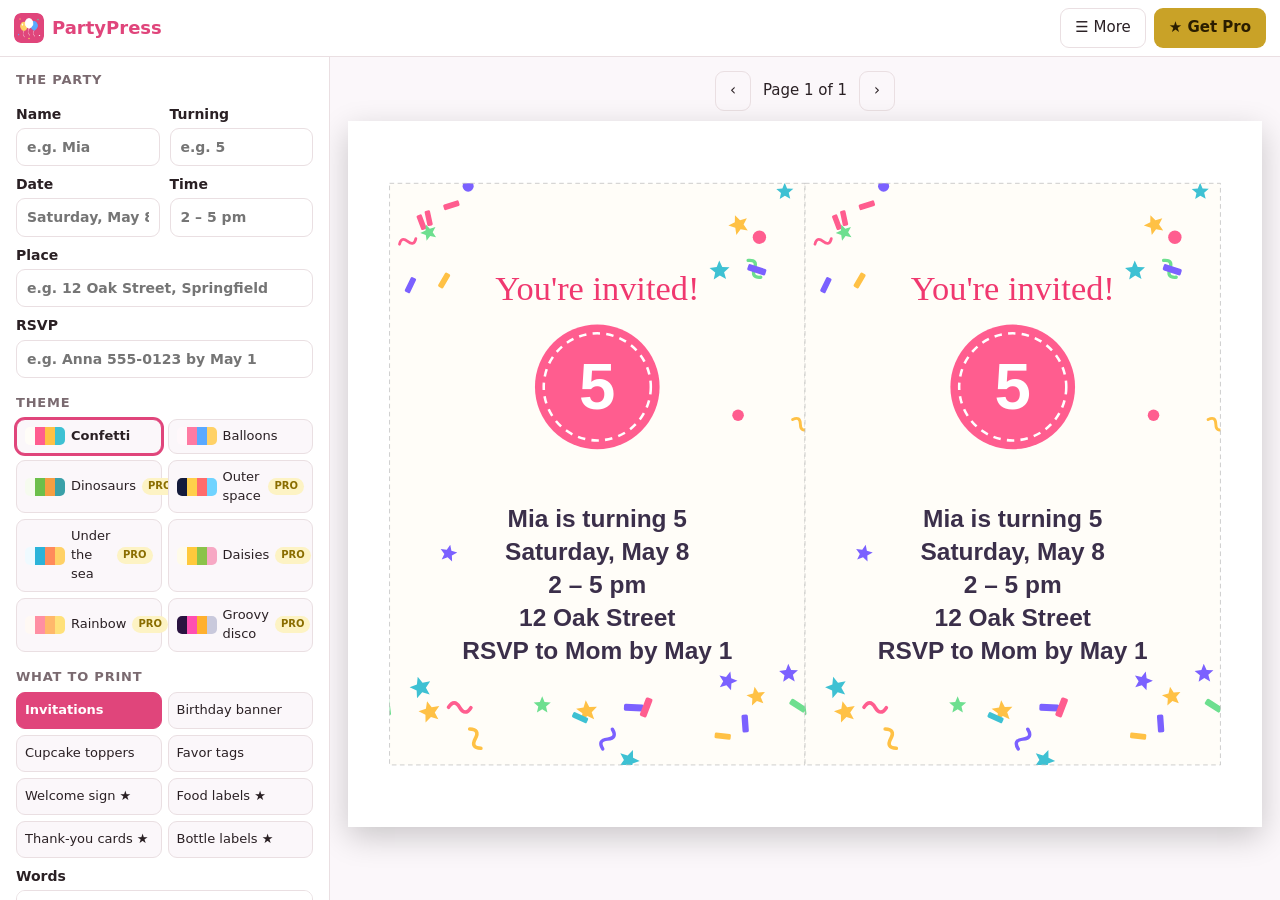
<file: index.html>
<!doctype html>
<html lang="en">
<head>
  <meta charset="utf-8">
  <meta name="viewport" content="width=device-width, initial-scale=1">
  <title>PartyPress – Birthday Party Printables</title>
  <meta name="description" content="Make matching birthday party printables with your child's name and age: invitations, Happy Birthday banner, cupcake toppers, favor tags, welcome sign, food labels and more. Print at home. Private and offline.">
  <meta name="theme-color" content="#e0457b">
  <link rel="manifest" href="manifest.json">
  <link rel="icon" href="icon-192.png">
  <link rel="stylesheet" href="style.css">
</head>
<body>
  <header class="topbar">
    <div class="brand"><img src="icon-192.png" alt="" width="30" height="30"><span>PartyPress</span></div>
    <div class="top-btns">
      <button id="moreBtn" class="tb">☰ More</button>
      <button id="proBtn" class="pro-btn" hidden>★ Get Pro</button>
    </div>
    <div id="menu" class="menu" hidden>
      <button id="resetBtn">Start a new party…</button>
      <a href="help.html" target="_blank" rel="noopener">❓ How to use PartyPress</a>
      <a href="mailto:thequan03072002@gmail.com?subject=PartyPress%20feedback">✉ Feedback &amp; support</a>
      <a href="https://apps.microsoft.com/detail/9MWSF3JMP1GJ" target="_blank" rel="noopener">More apps: PrintCal – photo cards &amp; calendars</a>
      <a href="https://apps.microsoft.com/detail/9NWPW90G6DV1" target="_blank" rel="noopener">More apps: CardPress photo card maker</a>
      <a href="https://apps.microsoft.com/detail/9PJSZZRXMDWN" target="_blank" rel="noopener">More apps: ColorPress coloring page maker</a>
    </div>
    <input id="fileIn" type="file" accept="image/*" hidden>
  </header>

  <main class="pane">
    <section class="side">
      <h2>The party</h2>
      <div class="two">
        <label class="field">Name<input id="name" type="text" maxlength="24" placeholder="e.g. Mia"></label>
        <label class="field">Turning<input id="age" type="number" min="0" max="120" placeholder="e.g. 5"></label>
      </div>
      <div class="two">
        <label class="field">Date<input id="date" type="text" maxlength="40" placeholder="Saturday, May 8"></label>
        <label class="field">Time<input id="time" type="text" maxlength="30" placeholder="2 – 5 pm"></label>
      </div>
      <label class="field">Place<input id="place" type="text" maxlength="70" placeholder="e.g. 12 Oak Street, Springfield"></label>
      <label class="field">RSVP<input id="rsvp" type="text" maxlength="60" placeholder="e.g. Anna 555-0123 by May 1"></label>

      <h2>Theme</h2>
      <div id="themes" class="themes"></div>

      <h2>What to print</h2>
      <div id="kinds" class="kinds"></div>
      <div id="optWords">
        <label class="field">Words<textarea id="words" rows="5"></textarea></label>
        <p class="hint">{name}, {age}, {date}, {time}, {place} and {rsvp} are filled in for you.</p>
      </div>
      <div id="optPhoto" class="row-btns"><button id="photoBtn" class="ghost">📷 Add a photo…</button><button id="photoDel" class="ghost">Remove photo</button></div>
      <div id="optBanner"><label class="field">Banner words<input id="bannerText" type="text" maxlength="40"></label></div>
      <div id="optFood"><label class="field">Food & drink labels (one on each line)<textarea id="foods" rows="6"></textarea></label></div>
      <label class="field">Paper<select id="paper"><option value="letter">Letter</option><option value="a4">A4</option></select></label>
      <p id="info" class="hint"></p>
      <div class="row-btns">
        <button id="printBtn" class="primary">🖨 Print</button>
        <button id="saveBtn" class="ghost">💾 Save as picture</button>
      </div>
      <p class="feedback">💬 Something not working the way you want? Tell me – <a href="mailto:thequan03072002@gmail.com?subject=PartyPress%20feedback">thequan03072002@gmail.com</a>. I read every message and improve the app.</p>
    </section>
    <section class="main-col">
      <div class="pager"><button id="pgPrev" class="ghost">‹</button><span id="pgInfo"></span><button id="pgNext" class="ghost">›</button></div>
      <div id="preview" class="preview"></div>
    </section>
  </main>

  <dialog id="proDialog" class="dlg">
    <h2>PartyPress Pro</h2>
    <ul class="pro-list">
      <li><strong>All 8 themes</strong> <span class="muted">(Free: Confetti and Balloons)</span></li>
      <li><strong>Welcome sign, food labels, thank-you cards and bottle labels</strong></li>
      <li><strong>Save as picture</strong> – high-resolution files for any print shop</li>
    </ul>
    <p class="feedback">💬 Something not working the way you want? Tell me – <a href="mailto:thequan03072002@gmail.com?subject=PartyPress%20feedback">thequan03072002@gmail.com</a>. I read every message and improve the app.</p>
    <div class="pro-opts">
      <div class="pro-opt"><span><b>Party Pass – 1 year</b><small>Every party this year. Not a subscription – nothing renews.</small></span><button id="buyYear" class="ghost">Get 1 year</button></div>
      <div class="pro-opt"><span><b>PartyPress Pro – forever</b><small>Pay once, every birthday from now on.</small></span><button id="buyForever" class="primary" autofocus>Get forever</button></div>
    </div>
    <p id="proMsg" class="pro-msg" hidden></p>
    <div class="row-btns">
      <button id="restoreBtn" class="ghost">Restore purchase</button>
      <button id="closePro" class="ghost">Not now</button>
    </div>
  </dialog>

  <div id="toast" class="toast" hidden></div>
  <style id="pageRule"></style>
  <div id="printArea"></div>
  <script src="app.js"></script>
</body>
</html>
</file>
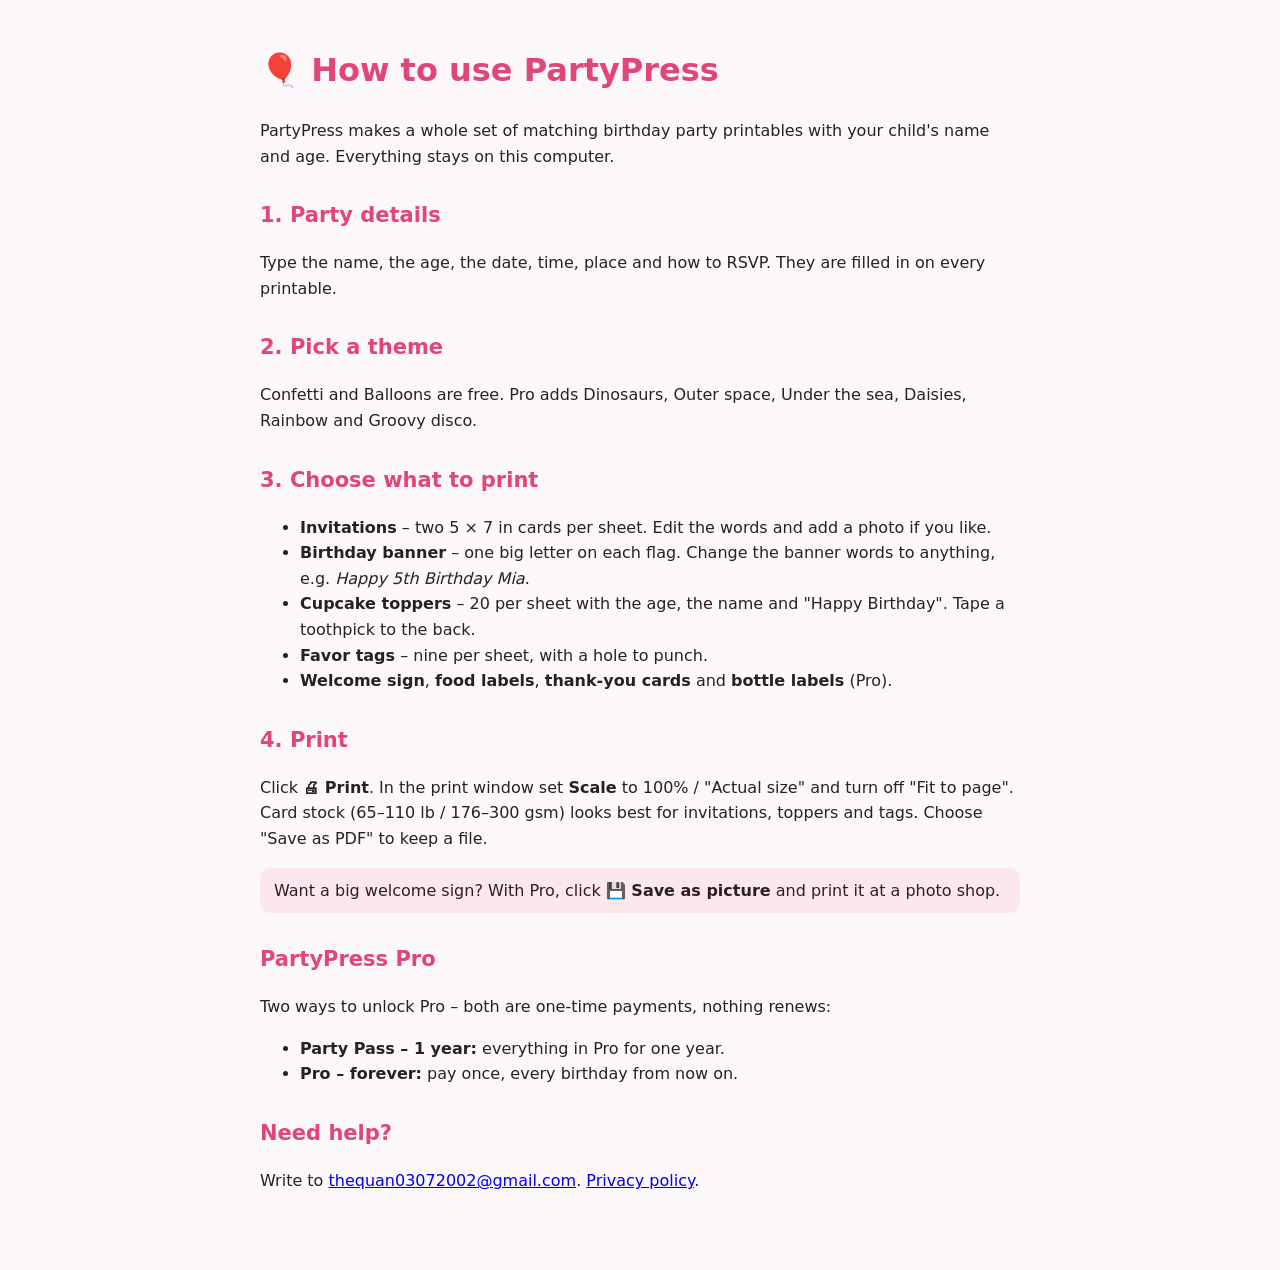
<file: help.html>
<!doctype html>
<html lang="en"><head><meta charset="utf-8"><meta name="viewport" content="width=device-width, initial-scale=1">
<title>How to use PartyPress</title><link rel="icon" href="icon-192.png">
<style>
body{font:16px/1.6 'Segoe UI',system-ui,sans-serif;max-width:760px;margin:0 auto;padding:24px 18px 60px;color:#2a2024;background:#fbf7fa}
h1,h2{color:#e0457b}h2{margin-top:30px;font-size:21px}
.tip{background:#fde7ef;border-radius:10px;padding:10px 14px}
@media (prefers-color-scheme:dark){body{background:#171214;color:#f3eaed}h1,h2{color:#ff8fb5}.tip{background:#3b2230}a{color:#ff8fb5}}
</style></head><body>
<h1>🎈 How to use PartyPress</h1>
<p>PartyPress makes a whole set of matching birthday party printables with your child's name and age. Everything stays on this computer.</p>
<h2>1. Party details</h2>
<p>Type the name, the age, the date, time, place and how to RSVP. They are filled in on every printable.</p>
<h2>2. Pick a theme</h2>
<p>Confetti and Balloons are free. Pro adds Dinosaurs, Outer space, Under the sea, Daisies, Rainbow and Groovy disco.</p>
<h2>3. Choose what to print</h2>
<ul>
<li><b>Invitations</b> – two 5 × 7 in cards per sheet. Edit the words and add a photo if you like.</li>
<li><b>Birthday banner</b> – one big letter on each flag. Change the banner words to anything, e.g. <i>Happy 5th Birthday Mia</i>.</li>
<li><b>Cupcake toppers</b> – 20 per sheet with the age, the name and "Happy Birthday". Tape a toothpick to the back.</li>
<li><b>Favor tags</b> – nine per sheet, with a hole to punch.</li>
<li><b>Welcome sign</b>, <b>food labels</b>, <b>thank-you cards</b> and <b>bottle labels</b> (Pro).</li>
</ul>
<h2>4. Print</h2>
<p>Click <b>🖨 Print</b>. In the print window set <b>Scale</b> to 100% / "Actual size" and turn off "Fit to page". Card stock (65–110 lb / 176–300 gsm) looks best for invitations, toppers and tags. Choose "Save as PDF" to keep a file.</p>
<p class="tip">Want a big welcome sign? With Pro, click <b>💾 Save as picture</b> and print it at a photo shop.</p>
<h2>PartyPress Pro</h2>
<p>Two ways to unlock Pro – both are one-time payments, nothing renews:</p>
<ul><li><b>Party Pass – 1 year:</b> everything in Pro for one year.</li><li><b>Pro – forever:</b> pay once, every birthday from now on.</li></ul>
<h2>Need help?</h2>
<p>Write to <a href="mailto:thequan03072002@gmail.com?subject=PartyPress%20help">thequan03072002@gmail.com</a>. <a href="privacy.html">Privacy policy</a>.</p>
</body></html>
</file>
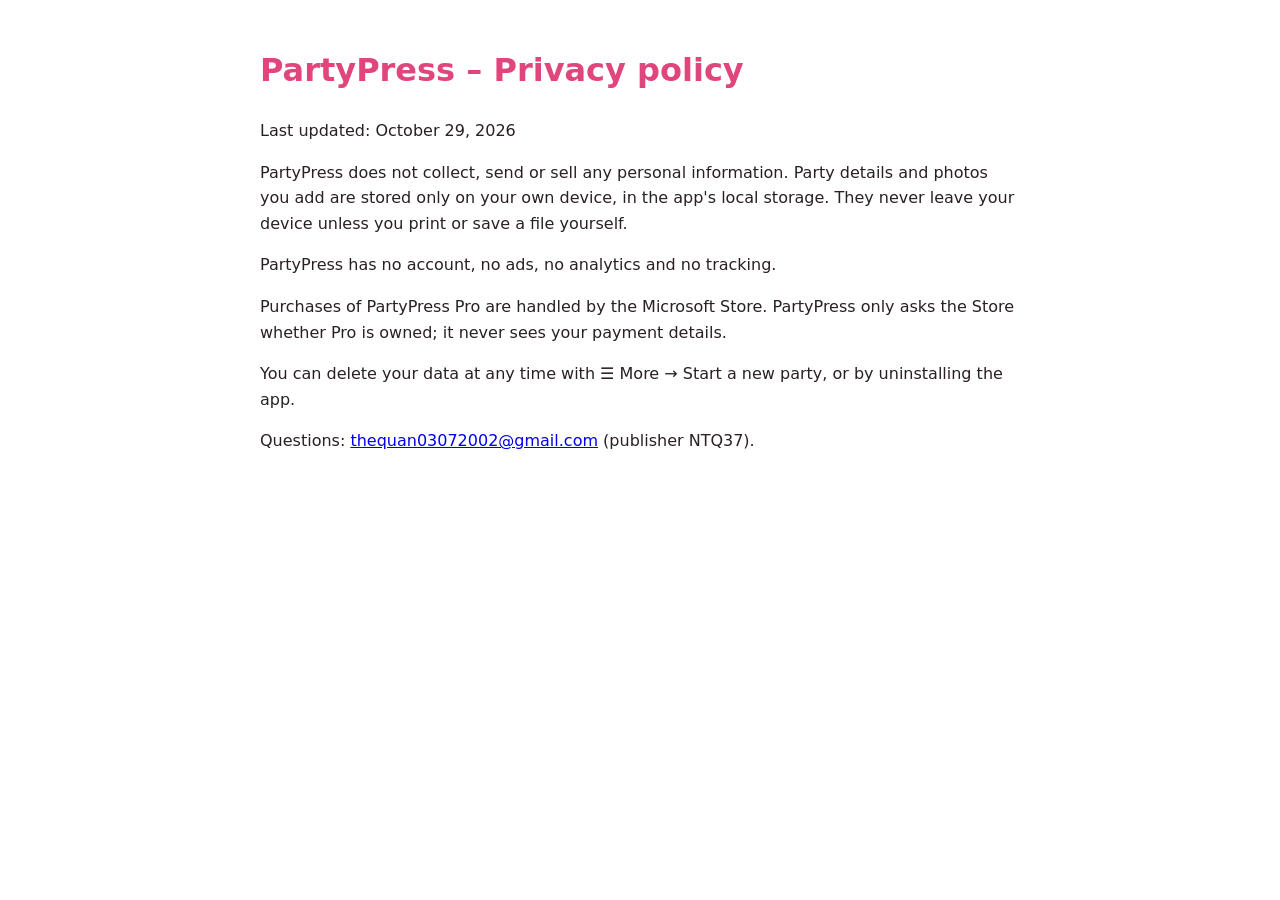
<file: privacy.html>
<!doctype html>
<html lang="en"><head><meta charset="utf-8"><meta name="viewport" content="width=device-width, initial-scale=1">
<title>PartyPress – Privacy policy</title><link rel="icon" href="icon-192.png">
<style>body{font:16px/1.6 'Segoe UI',system-ui,sans-serif;max-width:760px;margin:0 auto;padding:24px 18px;color:#2a2024}h1{color:#e0457b}</style></head><body>
<h1>PartyPress – Privacy policy</h1>
<p>Last updated: October 29, 2026</p>
<p>PartyPress does not collect, send or sell any personal information. Party details and photos you add are stored only on your own device, in the app's local storage. They never leave your device unless you print or save a file yourself.</p>
<p>PartyPress has no account, no ads, no analytics and no tracking.</p>
<p>Purchases of PartyPress Pro are handled by the Microsoft Store. PartyPress only asks the Store whether Pro is owned; it never sees your payment details.</p>
<p>You can delete your data at any time with ☰ More → Start a new party, or by uninstalling the app.</p>
<p>Questions: <a href="mailto:thequan03072002@gmail.com">thequan03072002@gmail.com</a> (publisher NTQ37).</p>
</body></html>
</file>
<file: style.css>
:root {
  --bg: #fbf7fa; --card: #ffffff; --text: #2a2024; --muted: #7a6a70;
  --line: #eadfe2; --accent: #e0457b; --accent-2: #fde7ef; --on-accent: #ffffff; --danger: #b42318;
}
@media (prefers-color-scheme: dark) {
  :root { --bg: #171214; --card: #211a1d; --text: #f3eaed; --muted: #b7a6ad; --line: #3a2f33; --accent: #ff8fb5; --accent-2: #3b2230; --on-accent: #2a1017; --danger: #f97066; }
}
* { box-sizing: border-box; }
[hidden] { display: none !important; }
html, body { height: 100%; }
body { margin: 0; font: 15px/1.45 'Segoe UI', system-ui, sans-serif; background: var(--bg); color: var(--text); display: flex; flex-direction: column; }
button, input, select, textarea { font: inherit; color: inherit; }
button { cursor: pointer; border: 1px solid transparent; border-radius: 9px; padding: 8px 14px; background: var(--accent-2); }
input, select, textarea { background: var(--card); border: 1px solid var(--line); border-radius: 9px; padding: 8px 10px; width: 100%; }
textarea { resize: vertical; }
input:focus, select:focus, textarea:focus, button:focus-visible { outline: 3px solid var(--accent); outline-offset: 1px; }
.primary { background: var(--accent); color: var(--on-accent); font-weight: 700; }
.ghost { background: transparent; border-color: var(--line); }
.ghost:hover, .tb:hover { border-color: var(--accent); }
.danger { color: var(--danger); }
.danger-text { color: var(--danger) !important; }
.muted { color: var(--muted); font-weight: 400; }
.hint { color: var(--muted); font-size: 13px; margin: 6px 0; }
.wide { width: 100%; margin-top: 8px; }

.topbar { display: flex; align-items: center; gap: 14px; padding: 8px 14px; background: var(--card); border-bottom: 1px solid var(--line); position: relative; }
.brand { display: flex; align-items: center; gap: 8px; font-weight: 800; font-size: 18px; color: var(--accent); }
.brand img { border-radius: 7px; }
.tabs { display: flex; gap: 4px; margin-left: 14px; }
.tabs button { background: transparent; font-weight: 600; }
.tabs button.on { background: var(--accent); color: var(--on-accent); }
.top-btns { margin-left: auto; display: flex; gap: 8px; }
.tb { background: transparent; border-color: var(--line); }
.pro-btn { background: #c9a227; color: #2a1d00; font-weight: 800; }
.pro-btn.is-pro { background: var(--accent-2); color: var(--accent); cursor: default; }
.menu { position: absolute; right: 14px; top: 52px; background: var(--card); border: 1px solid var(--line); border-radius: 12px; box-shadow: 0 12px 30px rgba(0,0,0,.18); padding: 6px; z-index: 30; display: flex; flex-direction: column; min-width: 280px; }
.menu button, .menu a { text-align: left; background: transparent; padding: 9px 12px; border-radius: 8px; color: var(--text); text-decoration: none; }
.menu button:hover, .menu a:hover { background: var(--accent-2); }

.pane { flex: 1; display: grid; grid-template-columns: 330px 1fr; min-height: 0; }
.side { padding: 14px 16px; border-right: 1px solid var(--line); overflow: auto; background: var(--card); }
.side h2 { font-size: 13px; text-transform: uppercase; letter-spacing: .06em; color: var(--muted); margin: 16px 0 6px; }
.side h2:first-child { margin-top: 0; }
.main-col { overflow: auto; padding: 14px 18px; min-width: 0; }
.field { display: flex; flex-direction: column; gap: 4px; font-weight: 600; font-size: 14px; margin-top: 8px; }
.two { display: grid; grid-template-columns: 1fr 1fr; gap: 10px; }
.row-btns { display: flex; gap: 8px; flex-wrap: wrap; margin-top: 10px; }
.check { display: flex; align-items: center; gap: 8px; margin-top: 10px; font-size: 14px; }
.check input { width: 18px; height: 18px; accent-color: var(--accent); }
.stats { margin-top: 16px; background: var(--accent-2); border-radius: 10px; padding: 10px 12px; font-size: 14px; line-height: 1.7; }

.list-head { display: flex; gap: 10px; margin-bottom: 10px; }
.list-head select { width: 210px; }
.table-wrap { background: var(--card); border: 1px solid var(--line); border-radius: 12px; overflow: hidden; }
table.guests { width: 100%; border-collapse: collapse; }
.guests th { text-align: left; font-size: 12px; text-transform: uppercase; letter-spacing: .05em; color: var(--muted); padding: 8px 10px; border-bottom: 1px solid var(--line); background: var(--bg); }
.guests td { padding: 7px 10px; border-bottom: 1px solid var(--line); }
.guests tr:last-child td { border-bottom: 0; }
.guests tr:hover td { background: var(--accent-2); }
.guests td.name { font-weight: 600; cursor: pointer; }
.guests select, .guests input { padding: 4px 6px; border-radius: 7px; }
.guests .x { background: transparent; color: var(--muted); padding: 4px 8px; }
.pill { display: inline-block; padding: 1px 9px; border-radius: 99px; font-size: 12px; font-weight: 700; }
.pill.yes { background: #dcfce7; color: #166534; } .pill.no { background: #fee2e2; color: #991b1b; } .pill.maybe { background: #fef3c7; color: #92400e; }
.empty { color: var(--muted); text-align: center; padding: 40px 10px; }

.unseated { display: flex; flex-direction: column; gap: 4px; margin-top: 8px; }
.chip { background: var(--accent-2); border-radius: 8px; padding: 6px 10px; cursor: grab; font-size: 14px; display: flex; justify-content: space-between; gap: 8px; user-select: none; }
.chip small { color: var(--muted); }
.chip.sel { outline: 3px solid var(--accent); }
.chip.grp { border-left: 4px solid var(--accent); }
.room { position: relative; min-height: 900px; min-width: 1100px; background-image: radial-gradient(var(--line) 1px, transparent 1px); background-size: 22px 22px; border-radius: 12px; }
.tbl { position: absolute; background: var(--card); border: 2px solid var(--line); border-radius: 14px; padding: 8px 10px; width: 200px; box-shadow: 0 4px 14px rgba(0,0,0,.08); touch-action: none; }
.tbl.round { border-radius: 60px; padding: 12px 16px; }
.tbl.drop { border-color: var(--accent); box-shadow: 0 0 0 4px var(--accent-2); }
.tbl.full { border-color: #16a34a; }
.tbl.over { border-color: var(--danger); }
.tbl-h { display: flex; justify-content: space-between; align-items: center; cursor: move; font-weight: 800; color: var(--accent); }
.tbl-h small { color: var(--muted); font-weight: 600; }
.tbl-h button { background: transparent; padding: 0 6px; color: var(--muted); }
.tbl ul { list-style: none; margin: 6px 0 0; padding: 0; font-size: 13px; }
.tbl li { display: flex; justify-content: space-between; padding: 2px 4px; border-radius: 6px; cursor: grab; white-space: nowrap; }
.tbl li > span { overflow: hidden; text-overflow: ellipsis; }
.tbl li:hover { background: var(--accent-2); }
.tbl li button { background: transparent; padding: 0 4px; color: var(--muted); font-size: 12px; }
.tbl .seats { display: flex; flex-wrap: wrap; gap: 3px; margin-top: 6px; }
.tbl .seats i { width: 9px; height: 9px; border-radius: 50%; background: var(--line); display: block; }
.tbl .seats i.on { background: var(--accent); }

.kinds { display: grid; grid-template-columns: 1fr 1fr; gap: 6px; }
.kinds button { background: var(--bg); border: 1px solid var(--line); text-align: left; font-size: 13px; padding: 8px; }
.kinds button.on { background: var(--accent); color: var(--on-accent); border-color: var(--accent); font-weight: 700; }
.pager { display: flex; align-items: center; justify-content: center; gap: 12px; margin-bottom: 10px; }
.preview { display: flex; justify-content: center; }
.preview svg { max-width: 100%; height: auto; max-height: calc(100vh - 160px); background: #fff; box-shadow: 0 10px 30px rgba(0,0,0,.2); }

.dlg { border: 1px solid var(--line); border-radius: 16px; padding: 22px; background: var(--card); color: var(--text); max-width: 460px; width: calc(100% - 32px); }
.dlg::backdrop { background: rgba(0,0,0,.5); }
.dlg h2 { margin: 0 0 6px; font-size: 21px; }
.pro-list { padding-left: 20px; line-height: 1.8; }
.pro-msg { background: var(--accent-2); border-radius: 8px; padding: 9px 11px; }
.toast { position: fixed; left: 50%; bottom: 24px; transform: translateX(-50%); background: #1f2937; color: #fff; padding: 11px 18px; border-radius: 10px; z-index: 50; max-width: calc(100% - 24px); }

#printArea { display: none; }
@media print {
  body > *:not(#printArea) { display: none !important; }
  body { background: #fff; display: block; }
  #printArea { display: block; }
}
@media (max-width: 820px) {
  html, body { height: auto; }
  .pane { display: block; }
  .side { border-right: 0; border-bottom: 1px solid var(--line); }
  .tabs { margin-left: 0; }
  .brand span { display: none; }
  .topbar { gap: 8px; padding: 8px; }
  .tabs button { padding: 8px 10px; }
  .guests th:nth-child(2), .guests td:nth-child(2) { display: none; }
}

.themes { display: grid; grid-template-columns: minmax(0, 1fr) minmax(0, 1fr); gap: 6px; }
.themes button { min-width: 0; display: flex; align-items: center; gap: 6px; background: var(--bg); border: 1px solid var(--line); text-align: left; font-size: 13px; padding: 7px 8px; }
.themes button.on { border-color: var(--accent); box-shadow: 0 0 0 2px var(--accent); font-weight: 700; }
.sw { display: inline-flex; flex: none; }
.sw i { width: 10px; height: 18px; display: block; }
.sw i:first-child { border-radius: 5px 0 0 5px; } .sw i:last-child { border-radius: 0 5px 5px 0; }
.badge { font-size: 10px; font-weight: 800; color: #8a6d00; background: #fdf3c4; border-radius: 99px; padding: 1px 6px; margin-left: auto; }
.pro-opts { display: grid; gap: 8px; margin: 12px 0; }
.pro-opt { display: flex; justify-content: space-between; align-items: center; gap: 12px; border: 1px solid var(--line); border-radius: 12px; padding: 10px 12px; }
.pro-opt b { display: block; }
.pro-opt small { color: var(--muted); }

/* feedback note */
.feedback { color: var(--muted); font-size: 12px; line-height: 1.45; margin: 12px 0 0; overflow-wrap: anywhere; }
.feedback a { color: inherit; text-decoration: underline; }
</file>
